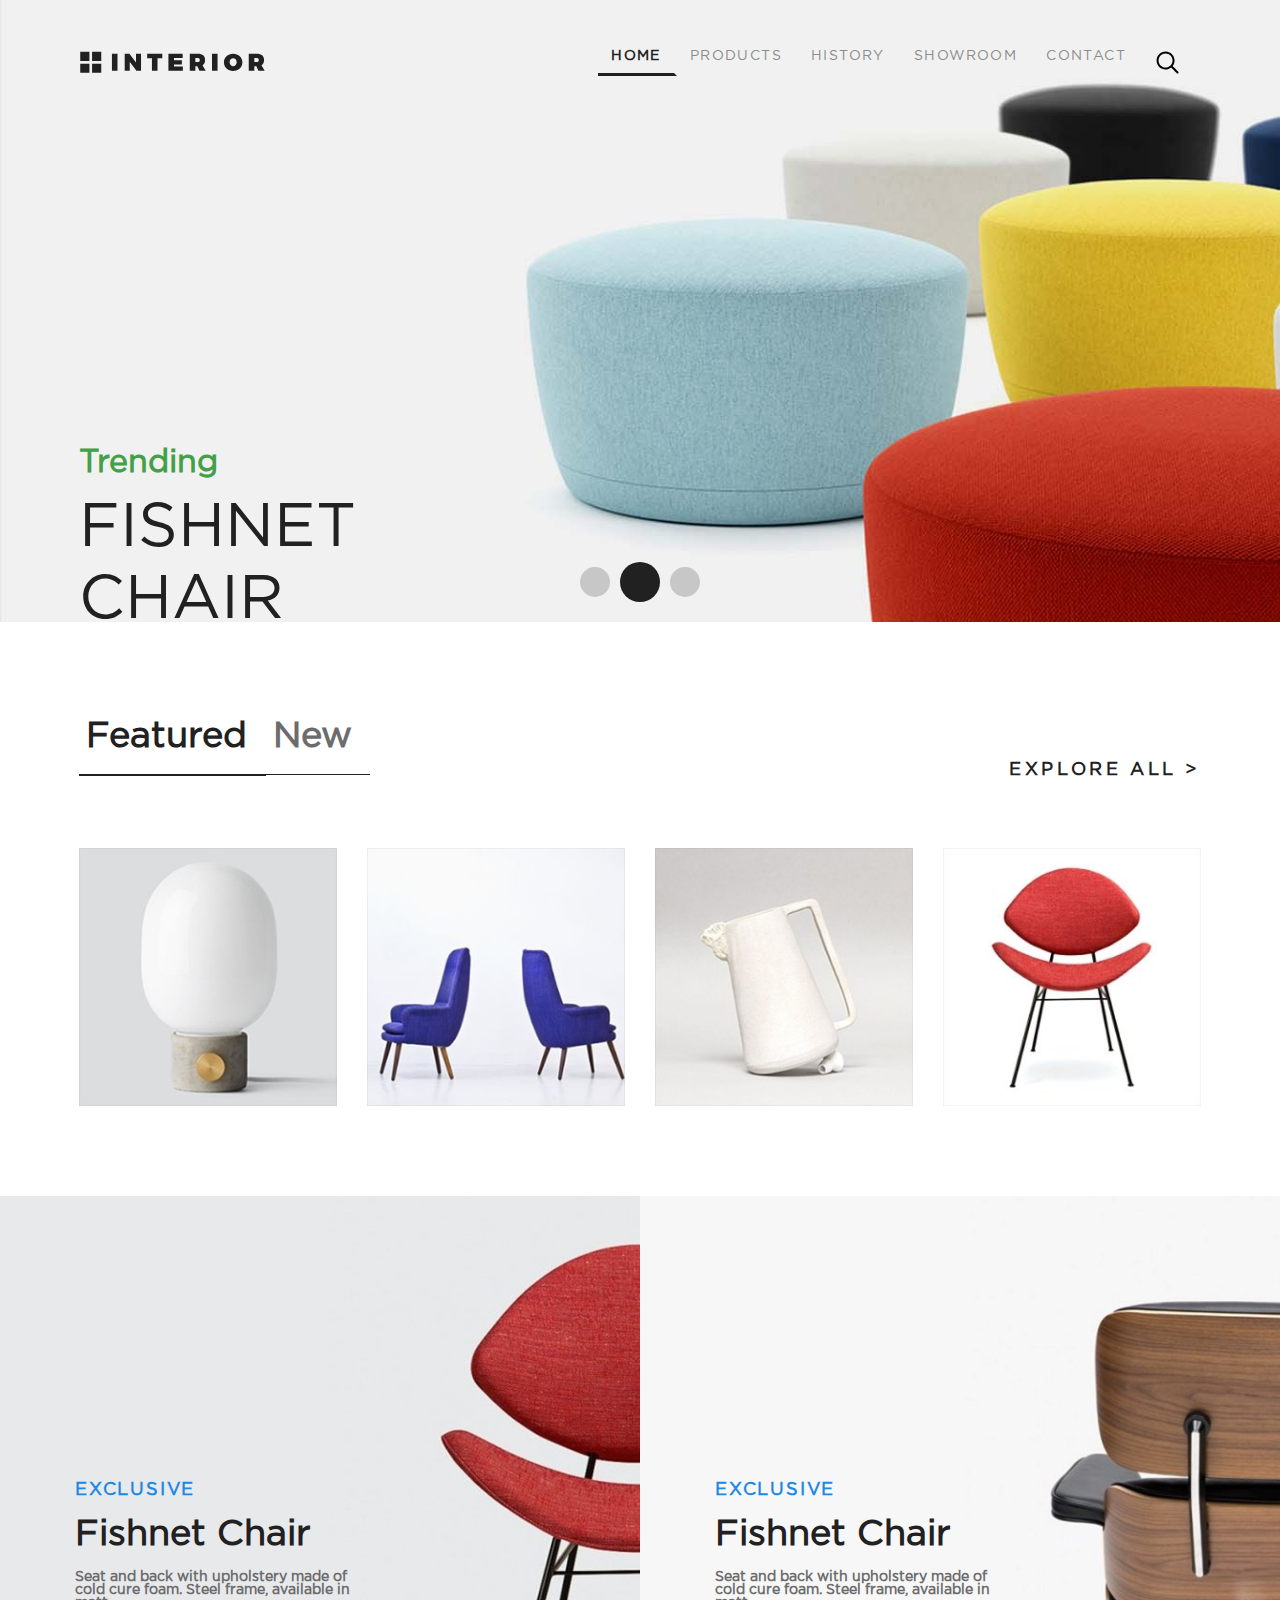
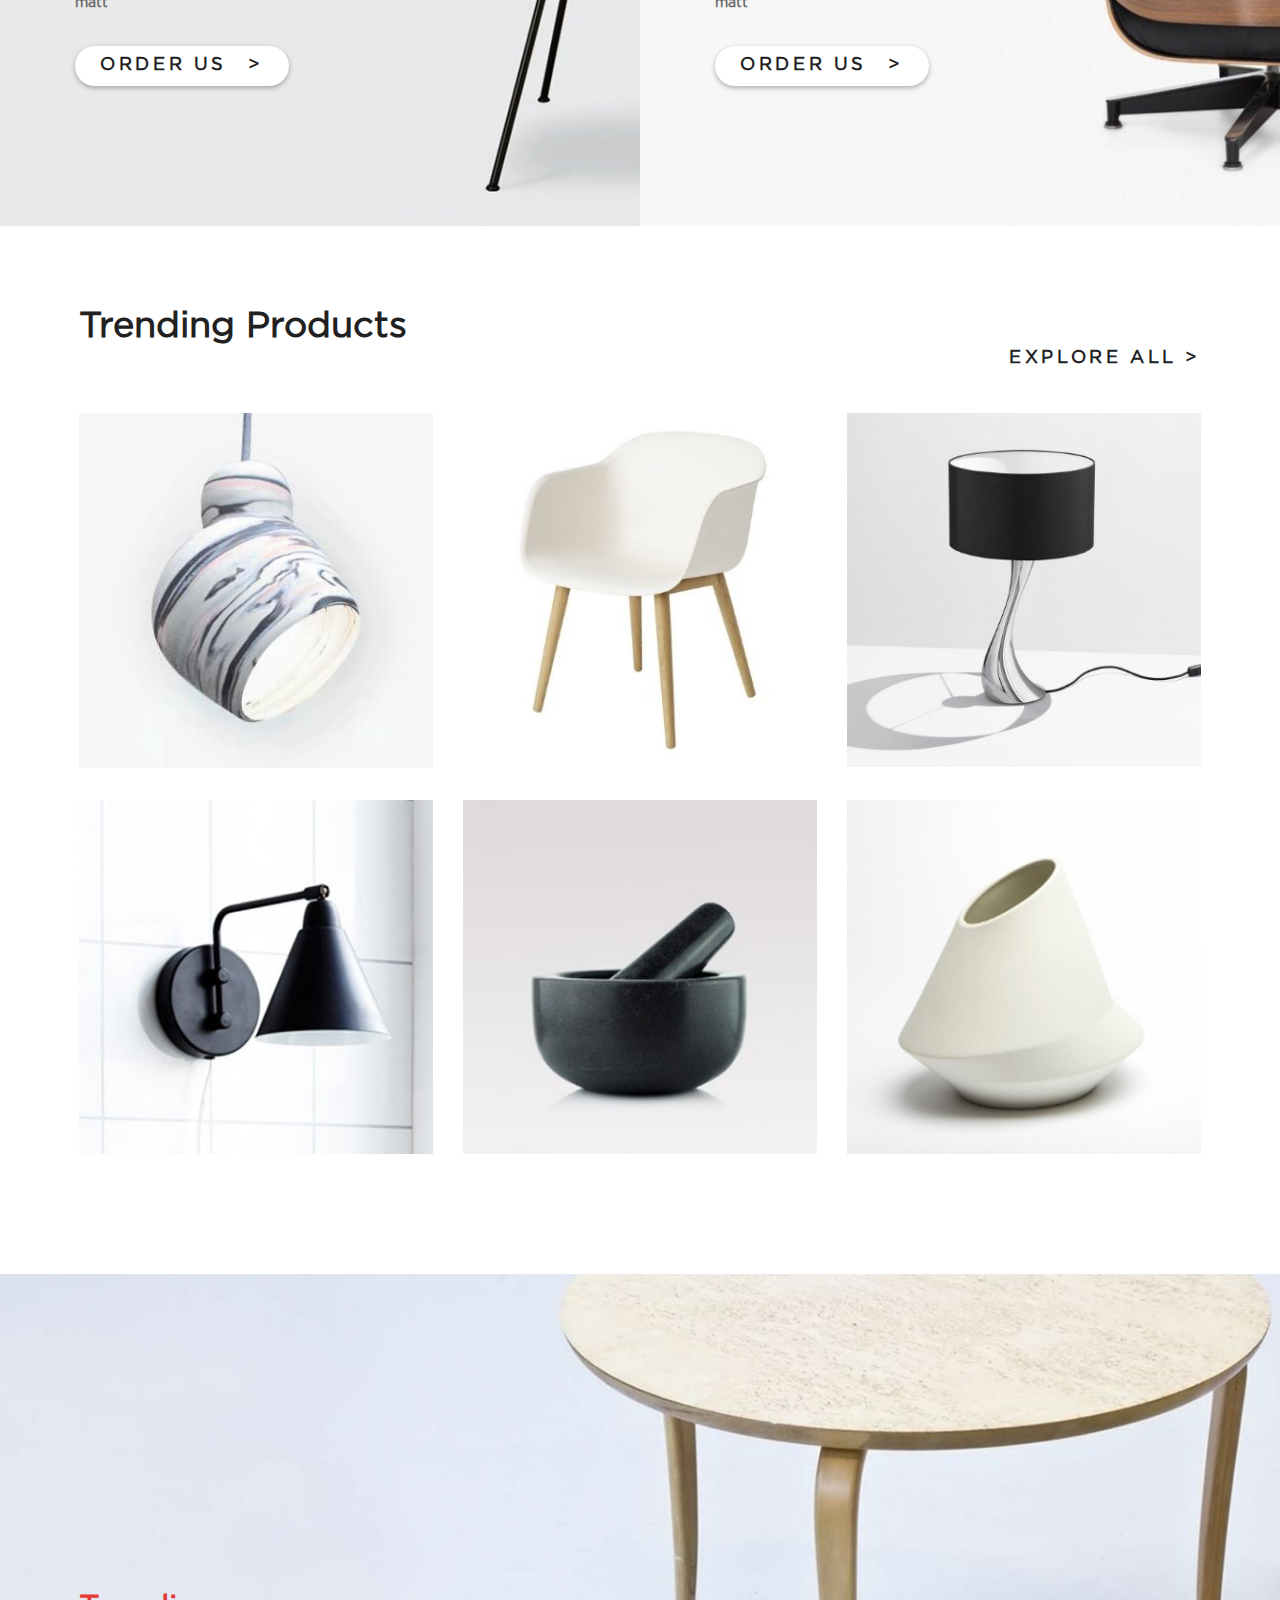
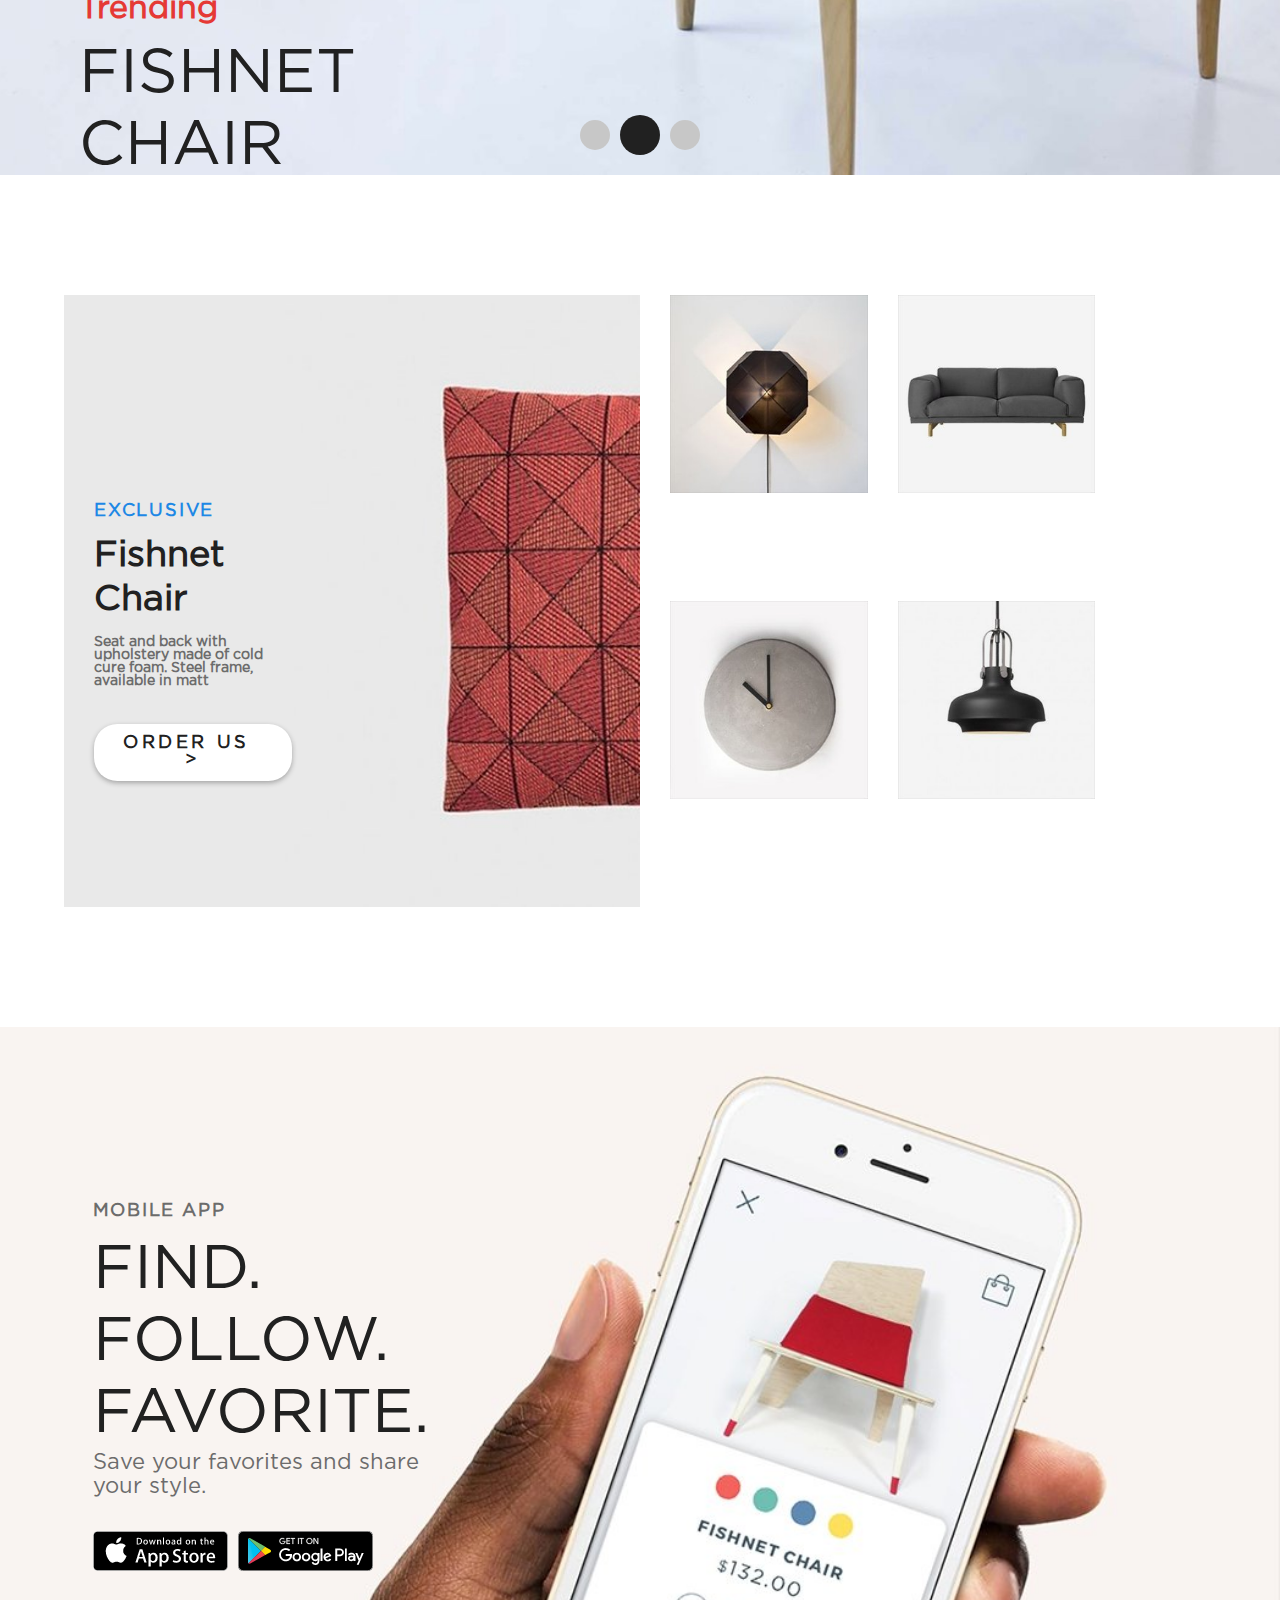
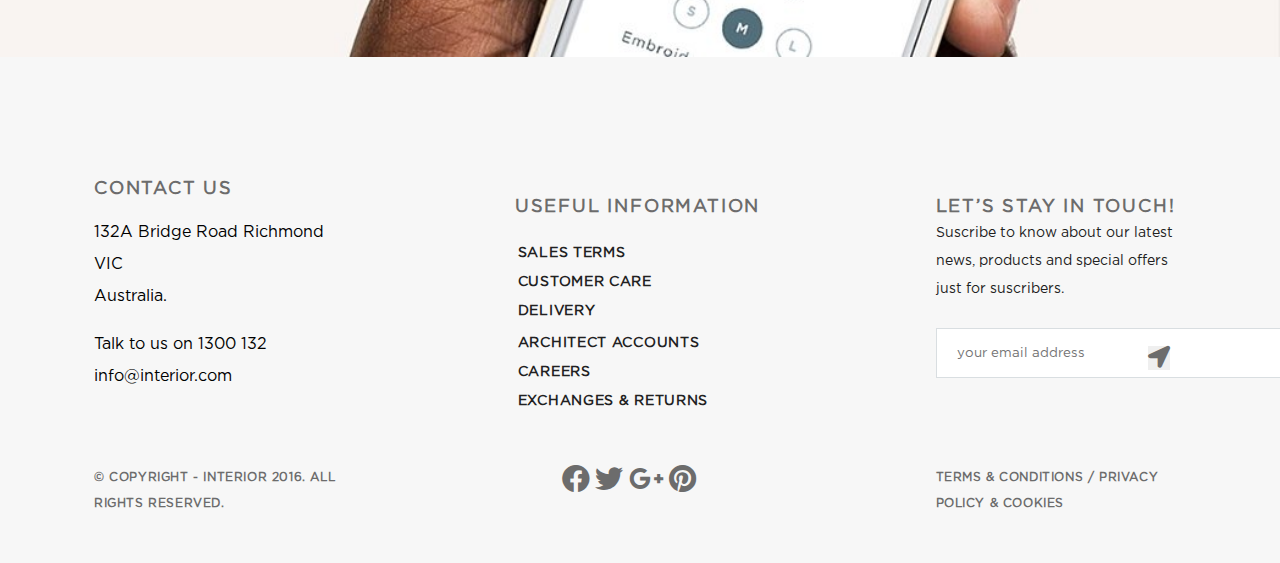
<file: index.html>
<!DOCTYPE html>
<html lang="en">
  <head>
    <meta charset="UTF-8" />
    <meta name="viewport" content="width=device-width, initial-scale=1.0" />
    <link rel="stylesheet" href="style.css" />
    <link rel="stylesheet" href="script.js" />
    <link
      href="https://fonts.googleapis.com/css?family=Montserrat:100,400,500,600,700.Teko:400,500,600,700&display=swap&subset=cyrillic"
      rel="stylesheet"
    />
    
    <link rel="stylesheet" href="https://cdnjs.cloudflare.com/ajax/libs/font-awesome/5.12.1/css/all.min.css">
    <title>Document</title>
  </head>

  <body>
   
    <nav id="navbar" >
      <div class="grid">
        <div id="logo">
          <a  href="index.html"><img src="img/logo.svg" alt="logo"></a> 
          </div>
          <div id="top-menu-wrapper">
            <i class="fas fa-bars botton-menu-1"></i>
            <i class="fas fa-times botton-menu-2"></i>
            <ul id="top-menu">
              <li><a href="#" class="top-menu-item active">Home</a></li>
              <li><a href="products.html" class="top-menu-item">Products</a></li>
              <li><a href="#" class="top-menu-item">History</a></li>
              <li><a href="#" class="top-menu-item">Showroom</a></li>
              <li><a href="contacts.html" class="top-menu-item">Contact</a></li>
              <li id="search"><a href="#" class="top-menu-item"><img src="img/search_224.svg" alt="search"> </a></li>
            </ul>
          </div>
      </div>
    </nav>
  <main>
    <section id="top-slider"> 
      <div class="slider-container">
        <div class="slider-item">
           <div class="grid">
             
           </div>
           <div class="grid">
              
              <div class="col-lg-4 col-md-7 col-sm-8 slider-text">
                <h1 class="tag-name green">Trending</h1>
                <h2 class="product-name">Fishnet Chair</h2>
                <p class="description">Seat and back with upholstery made of cold cure foam. Steel frame,
                    available in matt powder-coated black</p>
                <a href="deails.html" class="button">Order Us&ensp; &gt;</a>
        
              </div>
            
           </div>
           <div class="slider-nav">
            <a href="#" class="slider-nav-item"></a>
            <a href="#" class="slider-nav-item active"></a>
            <a href="#" class="slider-nav-item"></a>
           </div>
        </div>
      </div>
    </section>
    
    <section id="featured">
      <header class="grid">
          <nav class="col-lg-12 col-md-12 col-sm-12">
              <ul class="tab-control">
                  <li><a href="#" class="tab-item active">Featured</a></li>
                  <li><a href="#" class="tab-item">New</a></li>
              </ul>
              <a href="#" class="btn-ghost">explore all &gt;</a>
          </nav>
      </header>
      <div id="featured-items" class="grid">
        <div class="featured-item col-lg-3 col-md-6 col-sm-6">
            <div class="featured-item-container">
                <img class="featured-img" src="img/product_1.jpg" alt="product-featured">
                <div class="featured-item-cover">
                    <a href="#" class="button arrow-circle"><img class="arrow-circle" src="img/arrow_181.png" alt="arrow"></a>
                    <h3 class="name-featured">Fishnet Chair</h3>
                    <p class="details-featured">Seat and back with upholstery made of cold cure foam</p>
                </div>
            </div>
        </div>
        <div class="featured-item col-lg-3 col-md-6 col-sm-6">
            <div class="featured-item-container">
                <img class="featured-img" src="img/product_2_170.jpg" alt="product-featured">
                <div class="featured-item-cover">
                    <a href="#" class="button arrow-circle"><img class="arrow-circle" src="img/arrow_181.png" alt="arrow"></a>
                    <h3 class="name-featured">Fishnet Chair</h3>
                    <p class="details-featured">Seat and back with upholstery made of cold cure foam</p>
                </div>
            </div>
        </div>
        <div class="featured-item col-lg-3 col-md-6 col-sm-6">
            <div class="featured-item-container">
                <img class="featured-img" src="img/product_3_168.jpg" alt="product-featured">
                <div class="featured-item-cover">
                    <a href="#" class="button arrow-circle"><img class="arrow-circle" src="img/arrow_181.png"></a>
                    <h3 class="name-featured">Fishnet Chair</h3>
                    <p class="details-featured">Seat and back with upholstery made of cold cure foam</p>
                </div>
            </div>
        </div>
        <div class="featured-item col-lg-3 col-md-6 col-sm-6">
            <div class="featured-item-container">
                <img class="featured-img" src="img/product_4_166.jpg" alt="product-featured">
                <div class="featured-item-cover">
                    <a href="#" class="button arrow-circle"><img class="arrow-circle" src="img/arrow_181.png" alt="arrow"></a>
                    <h3 class="name-featured">Fishnet Chair</h3>
                    <p class="details-featured">Seat and back with upholstery made of cold cure foam</p>
                </div>
            </div>
        </div>
    </div>
    </section>

    <section id="promo">
      <div id="promo-items" class="grid-2">
        
            <div class="promo-item-container col-lg-6 col-md-12 col-sm-12">
                
                <div class="promo-item-cover col-lg-6 col-md-12 col-sm-12">
                    
                        <h1 class="promo-name">exclusive</h1>
                        <h2 class="promo-product">Fishnet Chair</h2>
                        <p class="promo-description">Seat and back with upholstery made of cold cure foam. Steel frame,
                         available in matt </p>
                         <a href="#" class="button">Order Us&ensp; &gt;</a>
                    
                  
                </div>
            </div>
        
   
            <div class="promo-item-container-2 col-lg-6 col-md-12 col-sm-12">

                <div class="promo-item-cover col-lg-6 col-md-12 col-sm-12">
                  <h1 class="promo-name">exclusive</h1>
                  <h2 class="promo-product">Fishnet Chair</h2>
                  <p class="promo-description">Seat and back with upholstery made of cold cure foam. Steel frame,
                      available in matt</p>
                  <a href="#" class="button">Order Us&ensp; &gt;</a>
                </div>
            </div>
        
      </div>
    </section>

    <section id="trending">
        <header class="grid">
            <nav class="col-lg-12 col-md-12 col-sm-12">
                <ul class="tab-control">
                    <li><a href="#" class="trending-item">Trending Products</a></li>
                </ul>
                <a href="#" class="btn-ghost">explore all &gt;</a>
            </nav>
        </header>
            <div class="grid">
                
                <div  class="trending-products col-lg-4 col-md-6 col-sm-6">
                    <img class="trending-img" src="img/product-11.jpg" alt="product-featured"></div>
                <div  class="trending-products col-lg-4 col-md-6 col-sm-6">
                    <img class="trending-img" src="img/product_21_115.jpg" alt="product-featured"></div>
                <div  class="trending-products col-lg-4 col-md-6 col-sm-6">
                    <img class="trending-img" src="img/product_31_113.jpg" alt="product-featured"></div>
                <div  class="trending-products col-lg-4 col-md-6 col-sm-6">
                    <img class="trending-img" src="img/product_41_111.jpg" alt="product-featured"></div>
                <div class="trending-products col-lg-4 col-md-6 col-sm-6">
                    <img class="trending-img" src="img/product_5_109.jpg" alt="product-featured"></div>
                <div  class="trending-products col-lg-4 col-md-6 col-sm-6">
                    <img class="trending-img" src="img/product_6_107.jpg" alt="product-featured"></div>                                   
           </div>
              
    </section>

    <section id="hot-product">
        <div class="hot-product-container">
            <div class="hot-product-item ">
  
               <div class="grid">
                
                <div class="col-lg-4 col-md-7 col-sm-8 hot-product-text">
                    <h1 class="tag-name red">Trending</h1>
                    <h2 class="product-name">Fishnet Chair</h2>
                    <p class="description">Seat and back with upholstery made of cold cure foam. Steel frame,
                        available in matt powder-coated black</p>
                    <a href="#" class="button">Order Us&ensp; &gt;</a>
            
                </div>
               </div>
            </div>
            <div class="slider-nav">
                <a href="#" class="slider-nav-item"></a>
                <a href="#" class="slider-nav-item active"></a>
                <a href="#" class="slider-nav-item"></a>
            </div>
            
        </div>
    </section>

    <section id="exclusive">
        
            <div class="grid">
                <div class="exclusive-item-1 col-lg-6 col-md-12 col-sm-12">
               
            
                    <div class="exclusive-item-cover col-lg-5 col-md-6 col-sm-6">
                      <h1 class="promo-name">exclusive</h1>
                      <h2 class="promo-product">Fishnet Chair</h2>
                      <p class="promo-description">Seat and back with upholstery made of cold cure foam. Steel frame,
                      available in matt</p>
                      <a href="#" class="button">Order Us&ensp; &gt;</a>
                    </div>
                 
                </div>
            
                <div class="exclusive-item-2 col-lg-6 col-md-12 col-sm-12" >
                    <div  class="exclusive-products col-lg-5 col-md-6 col-sm-6">
                        <img class="exclusive-img" src="img/product_2_sm_64.jpg" alt="product-featured"></div>
                    <div  class="exclusive-products col-lg-5 col-md-6 col-sm-6">
                        <img class="exclusive-img " src="img/product_3_sm_62.jpg" alt="product-featured"></div>
                    <div  class="exclusive-products col-lg-5 col-md-6 col-sm-6">
                        <img class="exclusive-img" src="img/product_4_sm_60.jpg" alt="product-featured"></div>
                    <div  class="exclusive-products col-lg-5 col-md-6 col-sm-6">
                        <img class="exclusive-img" src="img/product_5_sm_58.jpg" alt="product-featured"></div>
                     
               
                </div>
            </div>  
            
        
    </section>

    <section id="mobile-app">
       <div class="grid-2">
            <div class="mobile-app-container col-lg-12 col-md-12 col-sm-12">
               <div class="grid">
                 <div class="col-lg-4 col-md-7 col-sm-8 mobile-app-text">
                   <h1 class="mobile-app">mobile app</h1>
                   <h2 class="mobile-app-name">Find. Follow. Favorite.</h2>
                   <p class="mobile-app-description">Save your favorites and share your style.</p>
                   <div class="mobile-app-icon">
                     <a href="#" class="app-store"><img src="img/app_store_47.png" alt="app-store"></a>
                     <a href="#" class="google"><img src="img/google_play_46.png" alt="app-store"></a>
                 </div>
                </div>
               </div>

            </div>
        </div>
       
    </section>
   </main>
   <footer>
       <div class="grid">
         <div class="footer-wrapper col-lg-12 col-md-12 col-sm-12">
           <div class="contact-us col-lg-3 col-md-6 col-sm-12">
            <p>Contact Us </p>
            <div class="adress">132A Bridge Road Richmond VIC <br>
            Australia.
            </div> 
            <div class="adress-mail">Talk to us on 1300 132
            info@interior.com</div>
            </div>
            <div class="useful col-lg-3 col-md-6 col-sm-12">
              <p>Useful Information </p>
              <div class="useful-list">
                 <div class="footer-nav-1">
                 <ul class="footer-nav-ul" >
                 <li class="footer-nav-list"><a href="#">Sales terms</a></li>
                 <li class="footer-nav-list"><a href="#">Customer care</a></li>
                 <li class="footer-nav-list"><a href="#">Delivery</a></li>
                 </ul>
                </div>
                <div class="footer-nav-2">
                <ul class="footer-nav-ul" >
                 <li class="footer-nav-list"><a href="#">Architect accounts</a></li>
                 <li class="footer-nav-list"><a href="#">Careers</a></li>
                 <li class="footer-nav-list"><a href="#">Exchanges & returns</a></li>
                </ul>
              </div>
              </div>
            </div>
              

            <div class="mail col-lg-3 col-md-6 col-sm-12">
              <p class="mail-name">Let’s Stay in Touch!</p>
              <div class="text-mail">Suscribe to know about our latest news, 
              products and special offers just for suscribers.</div>
              <form action="#">
                <input type="email" placeholder="your email address">
                <button class="icon-button"><i class="fas fa-location-arrow"></i> </button>
              </form>
            </div>
          </div>
          <div class="copyright-wrapper col-lg-12 col-md-12 col-sm-12">
            <div class="copyright col-lg-3 col-md-6 col-sm-12">© Copyright - INTERIOR 2016. All Rights Reserved.</div>
            <div class="social col-lg-2 col-md-6 col-sm-12">
              <ul class="social-icons">
               <li class="social-icons-list"><a href="#"><i class="fab fa-facebook"></i></a></li>
               <li class="social-icons-list"><a href="#"><i class="fab fa-twitter"></i></a></li>
               <li class="social-icons-list"><a href="#"><i class="fab fa-google-plus-g"></i></a></li>
               <li class="social-icons-list"><a href="#"><i class="fab fa-pinterest"></i></a></li>
              </ul>
            </div>
            <div class="footer-p col-lg-3 col-md-6 col-sm-12">Terms & Conditions / Privacy policy & Cookies</div>
          </div>
       </div>
       
   </footer>
  
        
  </body>
</html>
</file>
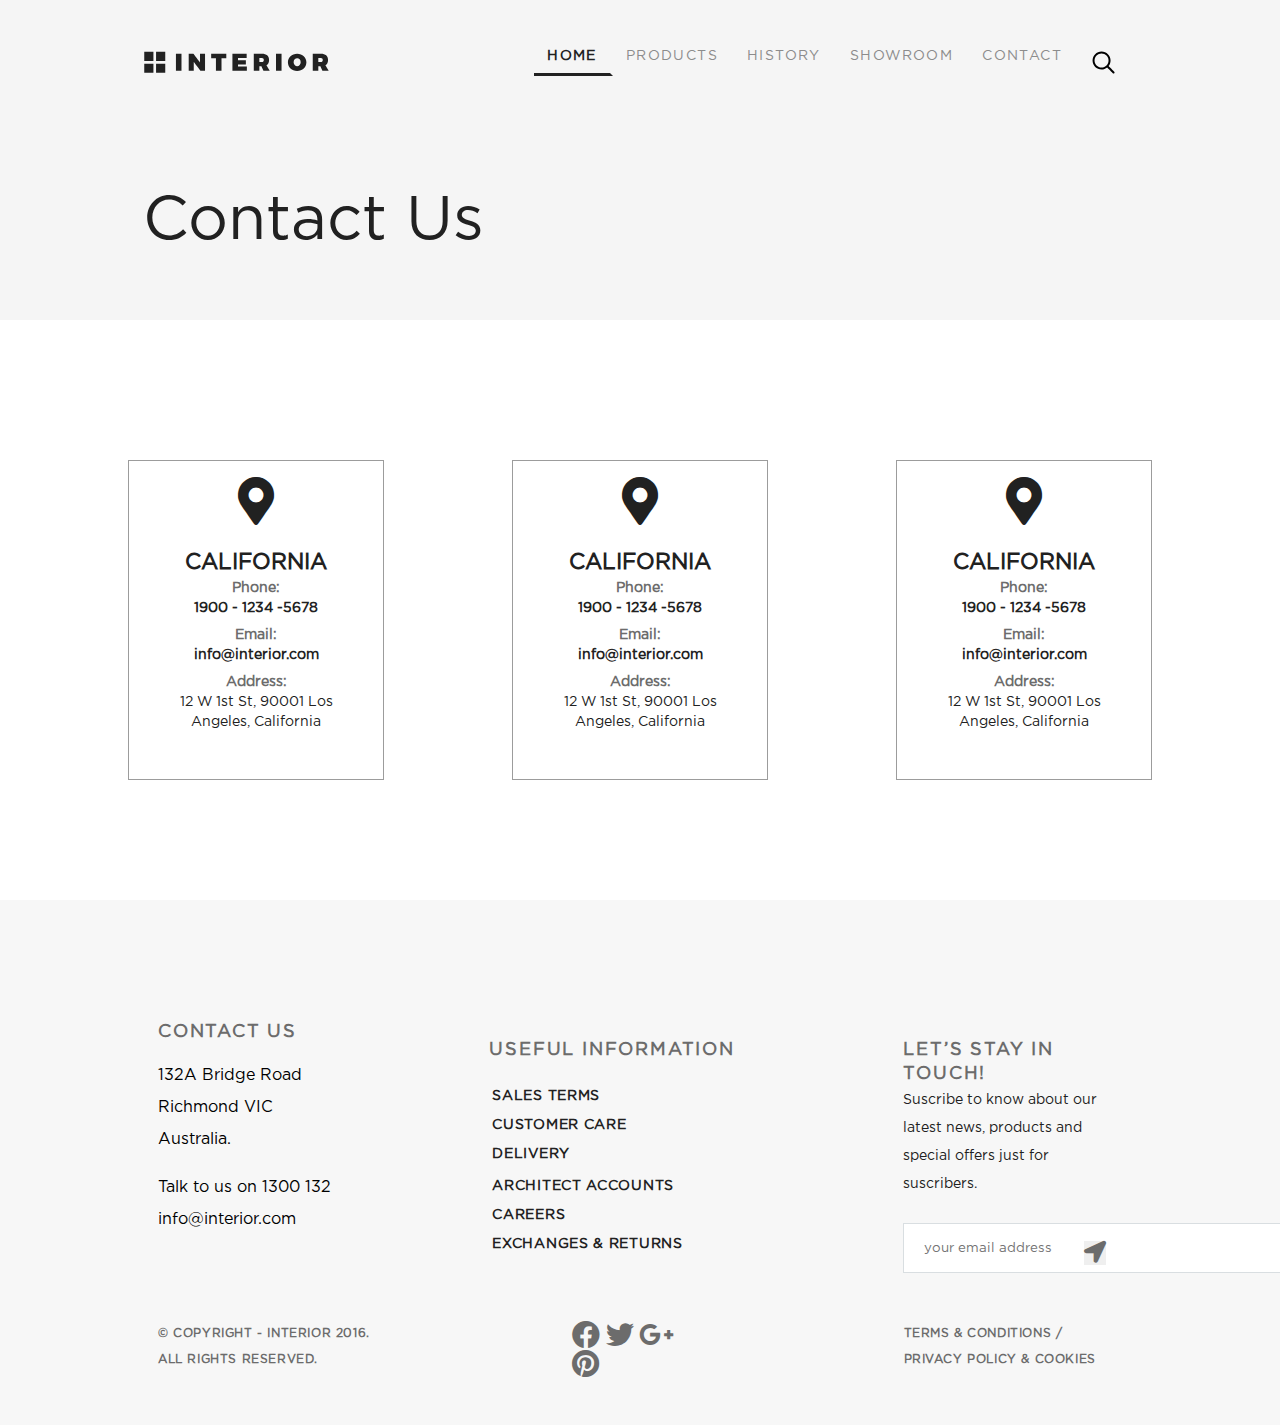
<file: contacts.html>
<!DOCTYPE html>
<html lang="en">
    <head>
        <meta charset="UTF-8" />
        <meta name="viewport" content="width=device-width, initial-scale=1.0" />
        <link rel="stylesheet" href="style.css" />
        <link
          href="https://fonts.googleapis.com/css?family=Montserrat:100,400,500,600,700.Teko:400,500,600,700&display=swap&subset=cyrillic"
          rel="stylesheet"
        />
        <link rel="stylesheet" href="https://cdnjs.cloudflare.com/ajax/libs/font-awesome/5.12.1/css/all.min.css">
        <title>Document</title>
      </head>
<body>
    <nav id="navbar">
        
          <nav id="navbar" >
            <div class="grid-3">
                <div id="logo">
                <a  href="index.html"><img src="img/logo.svg" alt="logo"></a> 
                </div>
                <div id="top-menu-wrapper">
                  <i class="fas fa-bars"></i>
                  <ul id="top-menu">
                    <li><a href="#" class="top-menu-item active">Home</a></li>
                    <li><a href="products.html" class="top-menu-item">Products</a></li>
                    <li><a href="#" class="top-menu-item">History</a></li>
                    <li><a href="#" class="top-menu-item">Showroom</a></li>
                    <li><a href="contacts.html" class="top-menu-item">Contact</a></li>
                    <li id="search"><a href="#" class="top-menu-item"><img src="img/search_224.svg" alt="search"> </a></li>
                  </ul>
                </div>
            </div>
          </nav>
        </div>
      
    <main>
      <section id="contact-top">       
        <div class="contact-container">
            <div class="grid-3">
                
            <div class="col-lg-12 col-md-12 col-sm-12 contact-text">
                  <h1 class="contact-title">Contact Us</h1>
            </div>
              
             
          </div>
        </div>
      </section>

      <section id="adress-block">
           <div class="contact-wrapper grid-3">
                <div class="adress-block col-lg-3 col-md-12 col-sm-12">
                   <div class="text-contact">
                       <p class="map-icon"><i class="fas fa-map-marker-alt"></i></p>
                       <h2 class="adress-title">California</h2>
                       <p class="adress-item">Phone:</p>
                       <p class="adress-number">1900 - 1234 -5678</p>
                       <p class="adress-item">Email:</p>
                       <p class="adress-number">info@interior.com</p>
                       <p class="adress-item">Address:</p>
                       <p class="adress-street">12 W 1st St, 90001 Los Angeles, California</p>
                  </div>
                </div>
                <div class="adress-block col-lg-3 col-md-12 col-sm-12">
                  <div class="text-contact">
                      <p class="map-icon"><i class="fas fa-map-marker-alt"></i></p>
                      <h2 class="adress-title">California</h2>
                      <p class="adress-item">Phone:</p>
                      <p class="adress-number">1900 - 1234 -5678</p>
                      <p class="adress-item">Email:</p>
                      <p class="adress-number">info@interior.com</p>
                      <p class="adress-item">Address:</p>
                      <p class="adress-street">12 W 1st St, 90001 Los Angeles, California</p>
                 </div>
               </div>
               <div class="adress-block col-lg-3 col-md-12 col-sm-12">
                <div class="text-contact">
                    <p class="map-icon"><i class="fas fa-map-marker-alt"></i></p>
                    <h2 class="adress-title">California</h2>
                    <p class="adress-item">Phone:</p>
                    <p class="adress-number">1900 - 1234 -5678</p>
                    <p class="adress-item">Email:</p>
                    <p class="adress-number">info@interior.com</p>
                    <p class="adress-item">Address:</p>
                    <p class="adress-street">12 W 1st St, 90001 Los Angeles, California</p>
               </div>
             </div>
           </div>
      </section>
    </main>
      <footer>
        <div class="grid-3">
          <div class="footer-wrapper col-lg-12 col-md-12 col-sm-12">
          <div class="contact-us col-lg-3 col-md-6 col-sm-12">
             <p>Contact Us </p>
             <div class="adress">132A Bridge Road Richmond VIC <br>
             Australia.
            </div> 
            <div class="adress-mail">Talk to us on 1300 132
             info@interior.com</div>
             </div>
             <div class="useful col-lg-4 col-md-6 col-sm-12">
               <p>Useful Information </p>
               <div class="useful-list">
                  <div class="footer-nav-1">
                  <ul class="footer-nav-ul" >
                  <li class="footer-nav-list"><a href="#">Sales terms</a></li>
                  <li class="footer-nav-list"><a href="#">Customer care</a></li>
                  <li class="footer-nav-list"><a href="#">Delivery</a></li>
                  </ul>
                 </div>
                 <div class="footer-nav-2">
                 <ul class="footer-nav-ul" >
                  <li class="footer-nav-list"><a href="#">Architect accounts</a></li>
                  <li class="footer-nav-list"><a href="#">Careers</a></li>
                  <li class="footer-nav-list"><a href="#">Exchanges & returns</a></li>
                 </ul>
               </div>
               </div>
             </div>
               
 
             <div class="mail col-lg-3 col-md-6 col-sm-12">
               <p class="mail-name">Let’s Stay in Touch!</p>
               <div class="text-mail">Suscribe to know about our latest news, products and special offers just for suscribers.</div>
               <form action="#">
                 <input type="email" placeholder="your email address">
                 <button class="icon-button"><i class="fas fa-location-arrow"></i> </button>
               </form>
             </div>
          </div>
         <div class="copyright-wrapper col-lg-12 col-md-12 col-sm-12">
             <div class="copyright col-lg-3 col-md-6 col-sm-12">© Copyright - INTERIOR 2016. All Rights Reserved.</div>
             <div class="social col-lg-2 col-md-6 col-sm-12">
             <ul class="social-icons">
               <li class="social-icons-list"><a href="#"><i class="fab fa-facebook"></i></a></li>
               <li class="social-icons-list"><a href="#"><i class="fab fa-twitter"></i></a></li>
               <li class="social-icons-list"><a href="#"><i class="fab fa-google-plus-g"></i></a></li>
               <li class="social-icons-list"><a href="#"><i class="fab fa-pinterest"></i></a></li>
             </ul>
             </div>
             <div class="footer-p col-lg-3 col-md-6 col-sm-12">Terms & Conditions / Privacy policy & Cookies</div>
           </div>
         </div>
        </div>
      </footer>
</body>
</html>
</file>
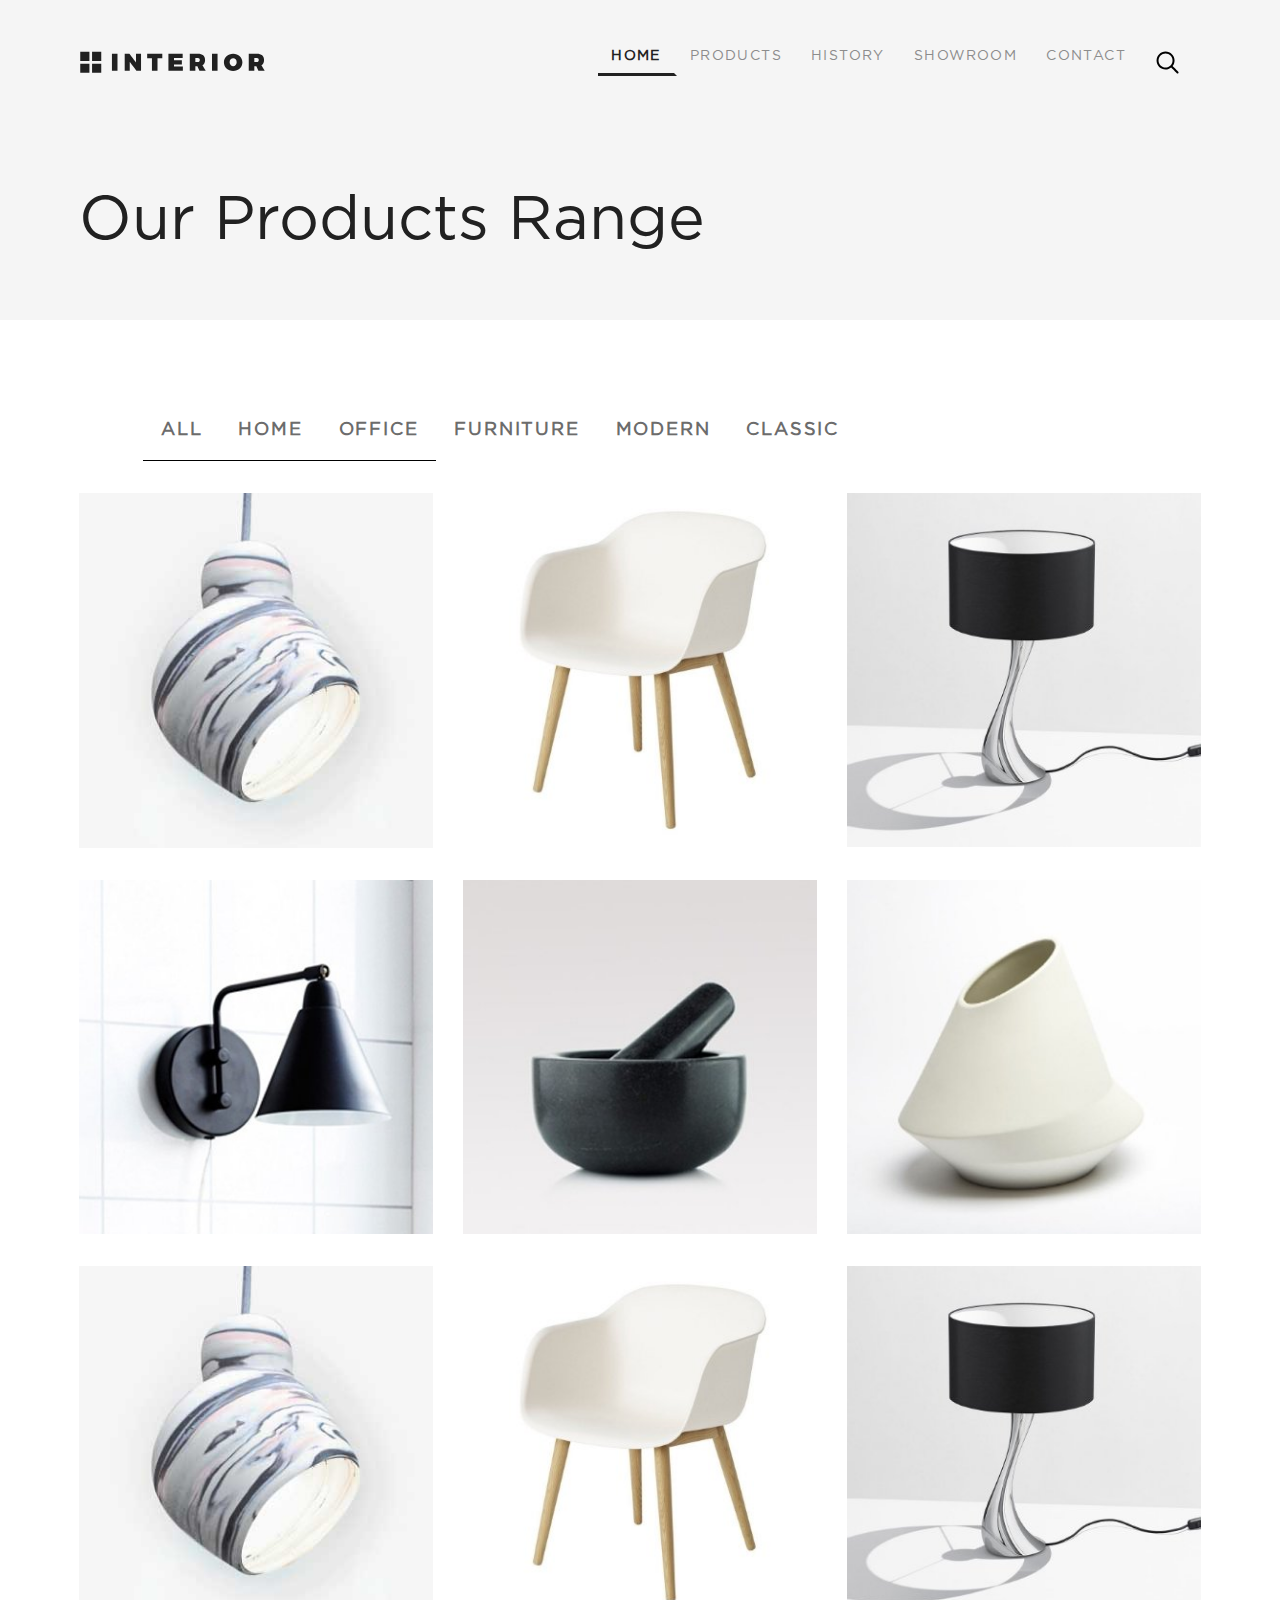
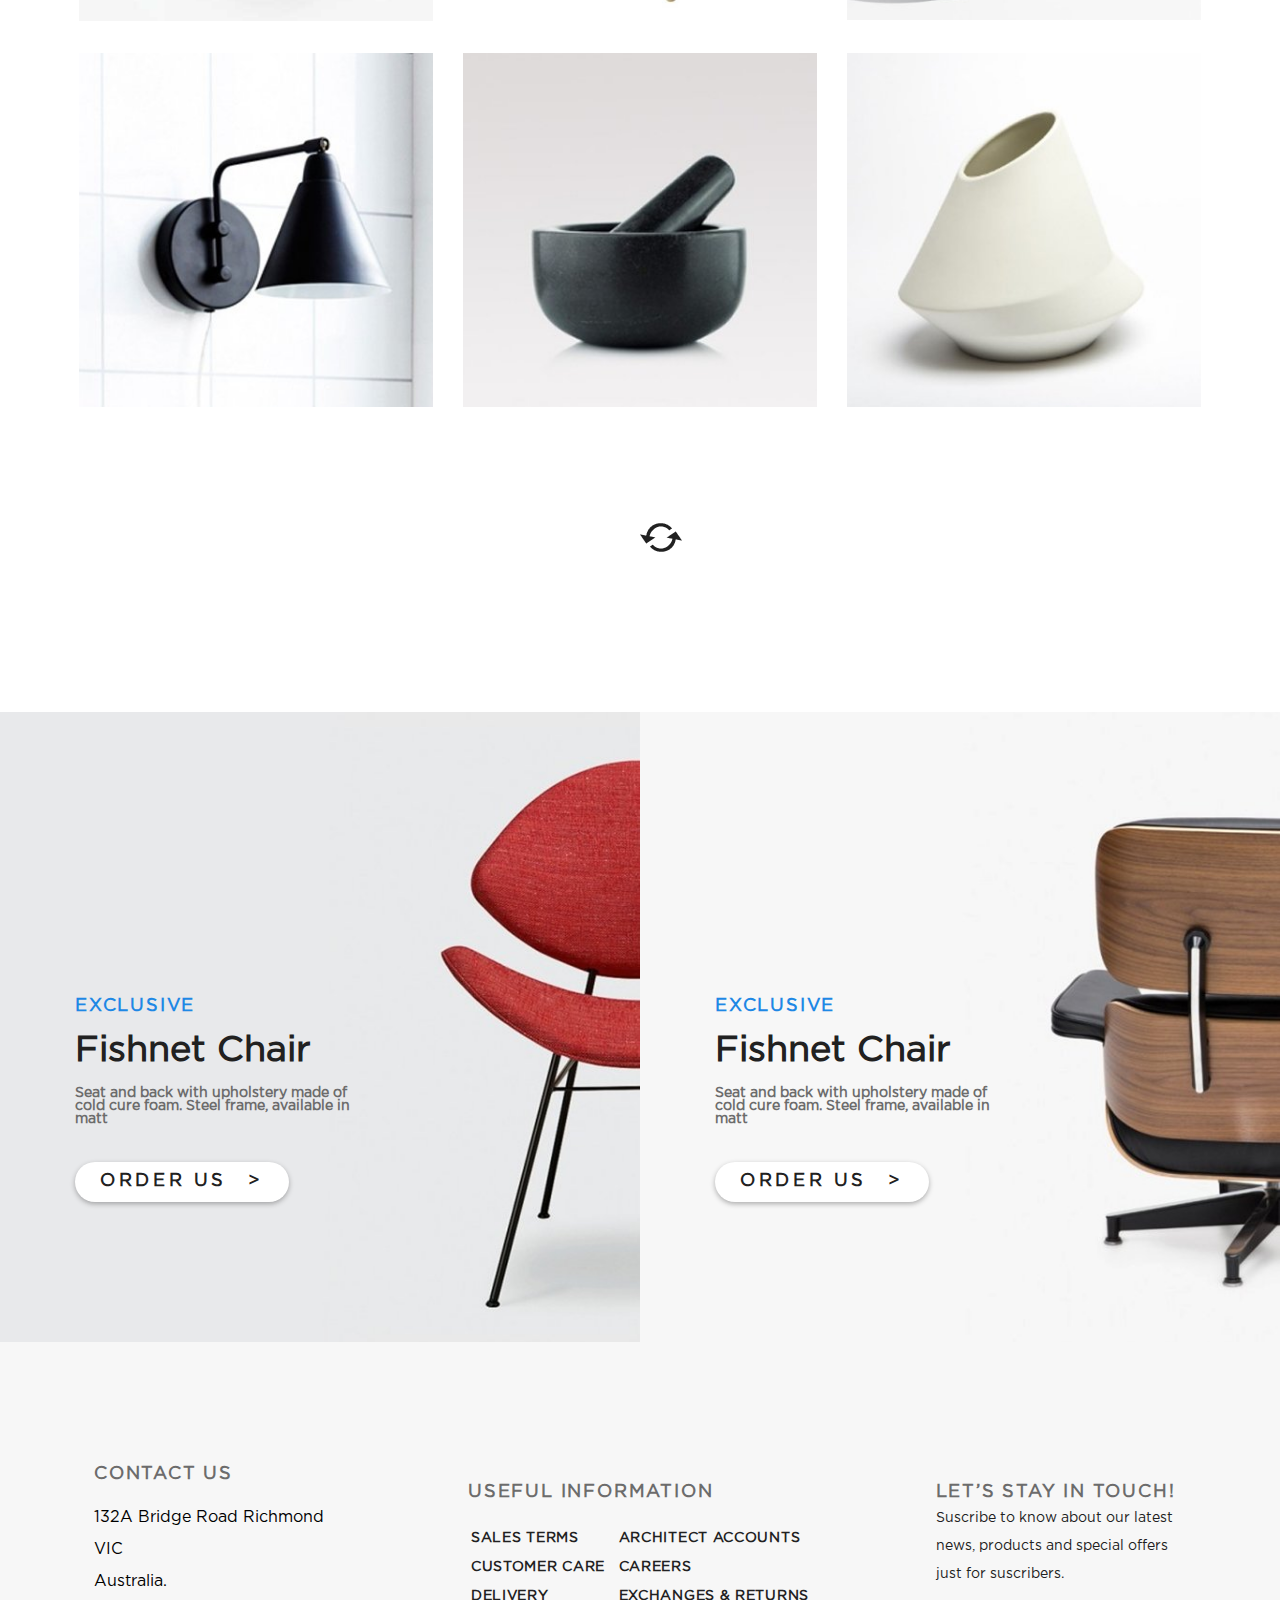
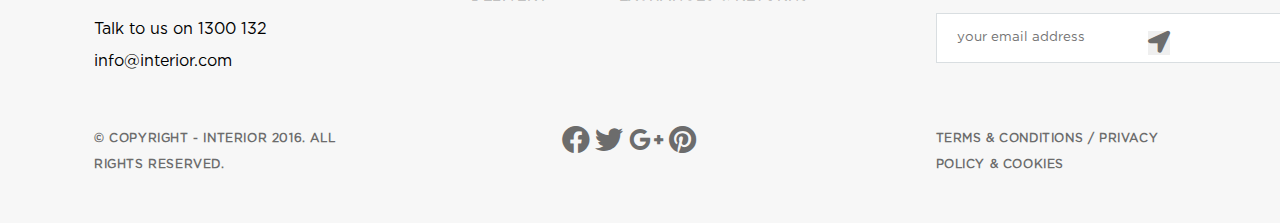
<file: products.html>
<!DOCTYPE html>
<html lang="en">
<head>
    <meta charset="UTF-8">
    <meta name="viewport" content="width=device-width, initial-scale=1.0">
    <link rel="stylesheet" href="style.css" />
    <link
      href="https://fonts.googleapis.com/css?family=Montserrat:100,400,500,600,700.Teko:400,500,600,700&display=swap&subset=cyrillic"
      rel="stylesheet"
    />
    
    <link rel="stylesheet" href="https://cdnjs.cloudflare.com/ajax/libs/font-awesome/5.12.1/css/all.min.css">
    <title>Document</title>
</head>
<body>
  <nav id="navbar" >
    <div class="grid">
      <div id="logo">
        <a  href="index.html"><img src="img/logo.svg" alt="logo"></a> 
        </div>
        <div id="top-menu-wrapper">
          <i class="fas fa-bars"></i>
          <ul id="top-menu">
            <li><a href="index.html" class="top-menu-item active">Home</a></li>
            <li><a href="products.html" class="top-menu-item">Products</a></li>
            <li><a href="#" class="top-menu-item">History</a></li>
            <li><a href="#" class="top-menu-item">Showroom</a></li>
            <li><a href="contacts.html" class="top-menu-item">Contact</a></li>
            <li id="search"><a href="#" class="top-menu-item"><img src="img/search_224.svg" alt="search"> </a></li>
          </ul>
        </div>
    </div>
  </nav>
        <main>
          <section id="contact-top">
            
            <div class="contact-container">
              
                <div class="grid">
                    
                <div class="col-lg-12 col-md-12 col-sm-12 contact-text">
                      <h1 class="contact-title">Our Products Range</h1>
                </div>              
              </div>
            </div>
          </section>  
          <section id="products-nav">
            <div class="grid-3">
              <ul class="products-nav col-lg-12 col-md-12 col-sm-12">
                <li><a href="#" class="catalog-item active">All</a></li>
                <li><a href="#" class="catalog-item">HOME</a></li>
                <li><a href="#" class="catalog-item">OFFICE</a></li>
                <li><a href="#" class="catalog-item">FURNITURE</a></li>
                <li><a href="#" class="catalog-item">MODERN</a></li>
                <li><a href="#" class="catalog-item">classic</a></li>
            </ul>
    
            </div>
        </section>      
        <section>
          <div class="grid">
                
            <div  class="trending-products col-lg-4 col-md-6 col-sm-6">
                <img class="trending-img" src="img/product-11.jpg" alt="product-featured"></div>
            <div  class="trending-products col-lg-4 col-md-6 col-sm-6">
                <img class="trending-img" src="img/product_21_115.jpg" alt="product-featured"></div>
            <div  class="trending-products col-lg-4 col-md-6 col-sm-6">
                <img class="trending-img" src="img/product_31_113.jpg" alt="product-featured"></div>
            <div  class="trending-products col-lg-4 col-md-6 col-sm-6">
                <img class="trending-img" src="img/product_41_111.jpg" alt="product-featured"></div>
            <div class="trending-products col-lg-4 col-md-6 col-sm-6">
                <img class="trending-img" src="img/product_5_109.jpg" alt="product-featured"></div>
            <div  class="trending-products col-lg-4 col-md-6 col-sm-6">
                <img class="trending-img" src="img/product_6_107.jpg" alt="product-featured"></div>    
                <div  class="trending-products col-lg-4 col-md-6 col-sm-6">
                  <img class="trending-img" src="img/product-11.jpg" alt="product-featured"></div>
              <div  class="trending-products col-lg-4 col-md-6 col-sm-6">
                  <img class="trending-img" src="img/product_21_115.jpg" alt="product-featured"></div>
              <div  class="trending-products col-lg-4 col-md-6 col-sm-6">
                  <img class="trending-img" src="img/product_31_113.jpg" alt="product-featured"></div>
              <div  class="trending-products col-lg-4 col-md-6 col-sm-6">
                  <img class="trending-img" src="img/product_41_111.jpg" alt="product-featured"></div>
              <div class="trending-products col-lg-4 col-md-6 col-sm-6">
                  <img class="trending-img" src="img/product_5_109.jpg" alt="product-featured"></div>
              <div  class="trending-products col-lg-4 col-md-6 col-sm-6">
                  <img class="trending-img" src="img/product_6_107.jpg" alt="product-featured"></div>                                   
          </div>
        </section>
        <section id="promo-products">
         
          <div class="promo-products-icon">
            <a href="#"><img src="img/__45.png" alt="icon"></a>
          </div>
          <div id="promo-items" class="grid-2">
            
                <div class="promo-item-container col-lg-6 col-md-12 col-sm-12">
                    
                    <div class="promo-item-cover col-lg-6 col-md-12 col-sm-12">
                            <h1 class="promo-name">exclusive</h1>
                            <h2 class="promo-product">Fishnet Chair</h2>
                            <p class="promo-description">Seat and back with upholstery made of cold cure foam. Steel frame,
                             available in matt </p>
                             <a href="#" class="button">Order Us&ensp; &gt;</a>                                         
                    </div>
                </div>
            
       
                <div class="promo-item-container-2 col-lg-6 col-md-12 col-sm-12">
    
                    <div class="promo-item-cover col-lg-6 col-md-12 col-sm-12">
                      <h1 class="promo-name">exclusive</h1>
                      <h2 class="promo-product">Fishnet Chair</h2>
                      <p class="promo-description">Seat and back with upholstery made of cold cure foam. Steel frame,
                          available in matt</p>
                      <a href="#" class="button">Order Us&ensp; &gt;</a>
                    </div>
                </div>
            
          </div>
        </section>
        <footer>
          <div class="grid">
            <div class="footer-wrapper col-lg-12 col-md-12 col-sm-12">
            <div class="contact-us col-lg-3 col-md-6 col-sm-12">
               <p>Contact Us </p>
               <div class="adress">132A Bridge Road Richmond VIC <br>
               Australia.
              </div> 
              <div class="adress-mail">Talk to us on 1300 132
               info@interior.com</div>
               </div>
               <div class="useful col-lg-4 col-md-6 col-sm-12">
                 <p>Useful Information </p>
                 <div class="useful-list">
                    <div class="footer-nav-1">
                    <ul class="footer-nav-ul" >
                    <li class="footer-nav-list"><a href="#">Sales terms</a></li>
                    <li class="footer-nav-list"><a href="#">Customer care</a></li>
                    <li class="footer-nav-list"><a href="#">Delivery</a></li>
                    </ul>
                   </div>
                   <div class="footer-nav-2">
                   <ul class="footer-nav-ul" >
                    <li class="footer-nav-list"><a href="#">Architect accounts</a></li>
                    <li class="footer-nav-list"><a href="#">Careers</a></li>
                    <li class="footer-nav-list"><a href="#">Exchanges & returns</a></li>
                   </ul>
                 </div>
                 </div>
               </div>
                 
   
               <div class="mail col-lg-3 col-md-6 col-sm-12">
                 <p class="mail-name">Let’s Stay in Touch!</p>
                 <div class="text-mail">Suscribe to know about our latest news, products and special offers just for suscribers.</div>
                 <form action="#">
                   <input type="email" placeholder="your email address">
                   <button class="icon-button"><i class="fas fa-location-arrow"></i> </button>
                 </form>
               </div>
            </div>
           <div class="copyright-wrapper col-lg-12 col-md-12 col-sm-12">
               <div class="copyright col-lg-3 col-md-6 col-sm-12">© Copyright - INTERIOR 2016. All Rights Reserved.</div>
               <div class="social col-lg-2 col-md-6 col-sm-12">
               <ul class="social-icons">
                 <li class="social-icons-list"><a href="#"><i class="fab fa-facebook"></i></a></li>
                 <li class="social-icons-list"><a href="#"><i class="fab fa-twitter"></i></a></li>
                 <li class="social-icons-list"><a href="#"><i class="fab fa-google-plus-g"></i></a></li>
                 <li class="social-icons-list"><a href="#"><i class="fab fa-pinterest"></i></a></li>
               </ul>
               </div>
               <div class="footer-p col-lg-3 col-md-6 col-sm-12">Terms & Conditions / Privacy policy & Cookies</div>
             </div>
           </div>
          </div>
        </footer>

          
</body>
</html>
</file>
<file: style.css>
* {
    margin: 0;
    padding: 0;
    font-family: 'Montserrat', sans-serif;
    font-family: 'gotham', sans-serif;
}
/*font-family: 'Montserrat', sans-serif;*/
/*Шрифт*/
@font-face {
	font-family: 'Gotham';
	src: url('fonts/GothaProReg.eot');
    src: local('☺'), url('fonts/GothaProReg.woff') format('woff'), url('fonts/GothaProReg.ttf') 
    format('truetype'), url('fonts/GothaProReg.svg') format('svg');
	font-weight: normal;
	font-style: normal;
}

body, div, p, ul, ol, img, a img, li, h1, h2, h3, h4,
nav, section, main, header, footer {
    margin: 0;
    padding: 0;
    background-color: transparent;
    background-image: none;
    border: none;
    display: block;
    box-sizing: border-box;
}

a, a img {
    text-decoration: none;
    border: none;
}

ul, ol {
    list-style: none;
}

a, em, strong, span {
    display: inline;
    color: inherit;
}

section {
    position: relative;
    width: 100%;
    overflow: hidden;
}

.grid {
    margin: 0 auto;
    width: 90%;
    display: flex;
    flex-wrap: wrap;
}

.grid-2 {
    margin: 0 auto;
    width: 100%;
    display: flex;
    flex-wrap: wrap;
}

.grid-3 {
    margin: 0 auto;
    width: 80%;
    display: flex;
    flex-wrap: wrap;
}
nav {
    position: absolute;
    width: 100%;
    z-index: 9999;
}




#navbar > div {
    flex-flow: row nowrap;
    justify-content: space-between;
  } 


ul#top-menu {
    margin-right: 5px;
    text-align: left;
    display: flex;
    flex-direction: row;
    align-content: flex-end;
}

a.top-menu-item {
    display: block;
    box-sizing: border-box;
    font-size: 14px;
    font-weight: 500;
    text-transform: uppercase;
    letter-spacing: 0.1em;
    color: #8c8c8c;
}

a.top-menu-item:hover {
    color: #212121;
    border-bottom: 3px solid #212121;
}

a.top-menu-item.active {
    color: #212121;
    font-weight: 700;
    border-bottom: 3px solid #212121;
}

#logo {
    margin-top: 50px;
    margin-left: 15px;
    display: flex;      
}

#top-slider {
    box-sizing: content-box;
    padding-bottom: 48.56515%;
}

#hot-product {
    box-sizing: content-box;
    height: 70%;
    padding-bottom: 48.56515%;
}


div.slider-container {
    position: absolute;
    top: 0;
    left: 0;
    width: 100%;
    display: flex;
    flex-wrap: nowrap;
}




div.slider-container {
    position: absolute;
    top: 0;
    left: 0;
    width: 100%;
    height: 100%;
    display: -ms-flexbox;
    display: flex;
    -ms-flex-wrap: nowrap;
    flex-wrap: nowrap;
}

div.hot-product-container {
    position: absolute;
    top: 0;
    left: 0;
    width: 100%;
    height: 100%;
    display: -ms-flexbox;
    display: flex;
    -ms-flex-wrap: nowrap;
    flex-wrap: nowrap;
    
}



div.slider-item {
    width: 100%;
}

#top-slider div.slider-text {
    margin-top: 28em;
}

div.hot-product-item  {
    width: 100%;
}


.slider-item {
    background: url("img/slider-img.jpg") center center no-repeat;
    background-size: cover;

}

.hot-product-item {
    background: url("img/slider_84.jpg") center center no-repeat;
    background-size: cover;
    margin-top: 120px;  
}

.hot-product-text {
    margin-top: 20em;
}


.product-name {
    margin-top: 15px;
    font-size: 62px;
    line-height: 72px;
    font-weight: 100;
    text-transform: uppercase;
    color: #212121;
}

.description {
    margin-top: 20px;
    color: #6c6c6c;
}

a.button {
    padding: 0.65em 1.4em;
    margin-top: 2em;
    border-radius: 1.3em;
    text-align: center;
    display: inline-block;
    color: #212121;
    box-shadow: 0px 2px 5px 0px rgba(33,33,33,0.34);
    background-color: #ffffff;
    font-size: 18px;
    font-weight: 700;
    text-transform: uppercase;
    letter-spacing: 0.2em;
}

a.button:hover {
    box-shadow: 2px 2px 10px 2px rgba(33,33,33,0.34);
    cursor: pointer;
}

.slider-item a.button {
    margin-top: 32px;
}
.green {
    color: #43a047;
}

.red {
    color: #e53935;
}
div.slider-nav {
    position: absolute;
    bottom: 15px;
    width: 100%;
    display: flex;
    justify-content: center;
    align-items: center;
}

a.slider-nav-item {
    margin: 5px;
}

a.slider-nav-item {
    width: 30px;
    height: 30px;
    border-radius: 15px;
}

a.slider-nav-item.active {
    width: 40px;
    height: 40px;
    border-radius: 20px;
}

#featured nav {
    margin-top: 80px;
    display: flex;
    flex-flow: row;
    align-items: center;
    justify-content: space-between;
}

#trending nav {
    margin-top: 80px;
    display: flex;
    flex-flow: row;
    align-items: center;
    justify-content: space-between;
}


 .trending-products{
    display: flex;
    flex-flow: row;
    margin-top: 2em;
    align-items: center;
    justify-content: space-between;
}

.trending-item {
    font-size: 36px;
    line-height: 1.2;
    font-weight: 700;
    color: #212121;
}
ul.tab-control {
    display: flex;
    flex-flow: row;
}

a.tab-item {
    display: block;
    padding: 0.4em 0.5em 0.4em 0.2em;
    box-sizing: border-box;
}

a.btn-ghost {
    display: block;
    text-transform: uppercase;
}

div#featured-items {
    margin-bottom: 90px;
}

div.featured-item-container {
    position: relative;
}
.featured-img:hover{
    opacity: 0.1;
    background-color: #ffffff;
    border: 1.0px solid #9c9c9c;
}
.featured-img:focus {
    opacity: 0.1;
    background-color: #ffffff;
    border: 1.0px solid #9c9c9c;
}

img.featured-img {
    width: 100%;
}

img.trending-img {
    width: 100%;
}


div.featured-item {
    margin-top: 40px;
    overflow: hidden;
}

div.featured-item-cover {
    padding: 15px;
    width: 100%;
    height: 100%;
    position: absolute;
    top: 100%;
    left: 0;
    text-align: center;
    box-sizing: border-box;
    padding-right: 20px;

}

div.featured-item:hover div.featured-item-cover {
    top: 40px;
    transition-property: top;
    transition-duration: 500ms;
}

.featured-item a.button {
    margin-top: 28px;
}

a.button.arrow-circle {
    padding: 0.65em 0.9em;
}

h3.name-featured {
    margin-top: 0.5em;
}

p.details-featured {
    margin-top: 0.8em;
    padding-left: 3em;
    align-items: center;
    width: 300px;
    text-align: center;
  
    
}
div.slider-nav {
    position: absolute;
    bottom: 15px;
    width: 100%;
    display: flex;
    justify-content: center;
    align-items: center;
}

a.slider-nav-item {
    margin: 5px;
}

a.slider-nav-item {
    width: 30px;
    height: 30px;
    border-radius: 15px;
}

a.slider-nav-item.active {
    width: 40px;
    height: 40px;
    border-radius: 20px;
}
a.slider-nav-item {
    background-color: #c7c7c7;
}

a.slider-nav-item.active {
    background-color: #212121;
}

#featured nav {
    margin-top: 80px;
    display: flex;
    flex-flow: row;
    align-items: center;
    justify-content: space-between;
}



ul.tab-control {
    display: flex;
    flex-flow: row;
    margin-bottom: 2em;
}

a.tab-item {
    display: block;
    padding: 0.4em 0.5em 0.4em 0.2em;
    box-sizing: border-box;
    color: #6c6c6c;
    font-size: 36px;
    line-height: 1.2;
    font-weight: 700;
}

a.tab-item {
    border-bottom: 1px solid #212121;
}

a.btn-ghost {
    display: block;
    text-transform: uppercase;
    font-size: 18px;
    line-height: 24px;
    font-weight: 700;
    letter-spacing: 0.2em;
    color: #212121;
    margin-top: 30px;
    text-transform: uppercase;
}


a.tab-item:hover {
    color: #212121;
}

a.tab-item.active {
    color: #212121;
    border-bottom: 2px solid #212121;
    width: 187px; 
}




.promo-item-container {
    background-image: url(img/promo_img1_148.jpg);
    background-size: cover;
    height: 70vh; 
}



.promo-item-container-2 {
    background-size: cover;
    height: 70vh;
    background-image: url(img/promo_img_132.jpg); 
}



.promo-item-cover {
    padding-top: 30vh;
    margin-left: 5vh;
    
}

.promo-name {
    font-size: 18px;
    line-height: 48px;
    font-weight: 700;
    text-transform: uppercase;
    letter-spacing: 0.1em;
    color: #1e88e5;
}

.promo-product {
    font-size: 36px;
    line-height: 1.2;
    font-weight: 1000;
    color: #212121;
}

.promo-description {
    color: #6c6c6c;
    font-size: 14px;
    font-weight: 600;
    margin-top: 1em;
}


img.exclusive-img {
    width: 100%;   
}

.exclusive-item-cover {
    margin-top: 12em;
}
.exclusive-item-1 {
    background: url(img/product_1_lg_66.jpg) right no-repeat;
    background-size: cover;
    height: 68vh; 
    margin-top: 120px;
    max-width: 100%;
}

.exclusive-item-2 {
    margin: 0 auto;
    display: -ms-flexbox;
    display: flex;
    -ms-flex-wrap: wrap;
    flex-wrap: wrap;
    margin-top: 120px;
    padding-right: 5em;
    max-width: 100%;
}

.mobile-app-container {
    background: url(img/back_img_44.jpg) right no-repeat;
    background-size: cover;
    height: 70vh; 
    margin-top: 120px;
}

.mobile-app-text {
    margin-top: 10em;
}

.mobile-app-icon {
    display: flex;
    flex-flow: row;
    margin-top: 2em;
}

.app-store {
    margin-right: 10px;
}

.mobile-app {
    font-size: 18px;
    line-height: 48px;
    font-weight: 700;
    text-transform: uppercase;
    letter-spacing: 0.1em;
    color: #6c6c6c;
}

.mobile-app-name {
    font-size: 62px;
    line-height: 72px;
    font-weight: 200;
    text-transform: uppercase;
    color: #212121;
}

.mobile-app-description {
    font-size: 22px;
    line-height: 24px;
    font-weight: 500;
    color: #6c6c6c;
}

footer {
    background-color: #f7f7f7;;
    box-sizing: content-box;
    padding-bottom: 3.56515%;
}

.footer-wrapper {
    display: flex;
    flex-wrap: wrap;
    margin-top: 120px; 
    justify-content: space-between;
    line-height: 2em;
}
.useful-list {
    display: flex;
    flex-wrap: wrap; 
    justify-content: space-between;
    margin-top: 1em;
}
.contact-us  p{
    font-size: 18px;
    line-height: 24px;
    font-weight: 700;
    text-transform: uppercase;
    letter-spacing: 0.1em;
    color: #6c6c6c;
    display: block;
    
}
.useful, .mail p {
    font-size: 18px;
    line-height: 24px;
    font-weight: 700;
    text-transform: uppercase;
    letter-spacing: 0.1em;
    color: #6c6c6c;
    margin-top: 1em;
}

.adress .adress-mail {
    font-size: 14px;
    line-height: 22px;
    font-weight: 500;
    color: #212121;
    
}

.adress-mail {
    margin-top: 1em;
}

.adress {
    margin-top: 1em; 
}



.footer-nav-list {
    list-style-type: none;
    margin: 3px;
}

.footer-nav-list a {
    font-size: 14px;
    line-height: 26px;
    font-weight: 700;
    text-transform: uppercase;
    letter-spacing: 0.05em;
    color: #212121;
}



.text-mail {
    color: #212121;
    font-size: 14px;
    font-weight: 500;
    line-height: 28px;
}

form input {
    width: 370px;
    height: 48px;
    border: 1px solid #d9dee1;
    background-color: #ffffff;
    margin-top: 25px;
    padding-left: 20px;
}


.copyright{
    font-size: 12px;
    line-height: 26px;
    font-weight: 700;
    text-transform: uppercase;
    letter-spacing: 0.05em;
    color: #6c6c6c;
    
    
}
.footer-p {
    font-size: 12px;
    line-height: 26px;
    font-weight: 700;
    text-transform: uppercase;
    letter-spacing: 0.05em;
    color: #6c6c6c;
   
}
 
.social-icons-list a {
    font-size: 28px;
    line-height: 26px;
    font-weight: 400;
    text-transform: uppercase;
    letter-spacing: 0.2em;
    color: #6c6c6c;
}

.social-icons {
    display: flex;
    flex-wrap: wrap; 
    justify-content: flex-start;
    flex-direction: row;
}

.icon-button {
    font-size: 22px;
    line-height: 22px;
    font-weight: 400;
    color: #6c6c6c;
    float: right;
    margin-top: -32px;
    margin-right: 16px;
    position: relative;
    border: 0;
}

.copyright{
    font-size: 12px;
    line-height: 26px;
    font-weight: 700;
    text-transform: uppercase;
    letter-spacing: 0.05em;
    color: #6c6c6c;   
}
.footer-p {
    font-size: 12px;
    line-height: 26px;
    font-weight: 700;
    text-transform: uppercase;
    letter-spacing: 0.05em;
    color: #6c6c6c;
    
}
   
.social-icons-list a {
    font-size: 28px;
    line-height: 26px;
    font-weight: 400;
    text-transform: uppercase;
    letter-spacing: 0.2em;
    color: #6c6c6c;
}

.copyright-wrapper {
    margin-top: 3em;
    display: flex;
    flex-wrap: wrap; 
    justify-content: space-between;
    flex-direction: row;
}

.dropdown {
    display: none;
}
#mobile_nav_icon {
    display: none;
}

/*Контакты*/
#contact-top {
    box-sizing: content-box;
    
    background-color: #f5f5f5;
}

.contact-title {
    font-size: 62px;
    line-height: 72px;
    font-weight: 100;
    color: #212121;
    padding-top: 3em;
    padding-bottom: 1em;  
}

.map-icon {
    font-size: 48px;
    line-height: 30px;
    font-weight: 400;
    text-transform: uppercase;
    color: #212121;
    padding-bottom: 0.5em;
}
.adress-title {
    font-size: 22px;
    line-height: 29px;
    font-weight: 700;
    text-transform: uppercase;
    color: #212121;
}

.adress-item {
    font-size: 14px;
    line-height: 20px;
    font-weight: 700;
    color: #6c6c6c;
}
.adress-number {
    font-size: 14px;
    line-height: 20px;
    font-weight: 700;
    color: #212121;
    padding-bottom: 0.5em;
}
.adress-street {
    font-size: 14px;
    line-height: 20px;
    font-weight: 500;
    color: #212121;
}

.adress-block {
    border: 1.0px solid #9c9c9c;;
    text-align: center;
    min-height: 20em; 
    margin-top: 20px;
    
}

.text-contact {
    padding: 1em 1em 1em 1em;
}

.contact-wrapper {
display: flex;
flex-wrap: wrap;
margin-top: 120px; 
margin-bottom: 120px;
justify-content: space-between;
line-height: 2em;
}

/*Продуктовый каталог*/
#products-nav {
    margin-top: 50px;   
}

#promo-products {
    margin-top: 100px;
}

.promo-products-icon {
  display: block;
  margin-bottom: 10em;
  margin-top: 1em;
  text-align: center;
  padding-left: 50%;
}
.promo-products-icon a{
    display: block;
  }

.promo-products-icon:hover {
    transform: scale(1.1);
}

ul.products-nav {
    display: flex;
    flex-flow: row;
    margin-top: 2em;
    align-items: flex-start;   
}

 ul li:nth-child(-n+3)  a.catalog-item{
    border-bottom: 1px solid black;
}

ul li:hover  a.catalog-item{
    border-bottom: 4px solid black;
}

/*каталог*/
#catalog {
    margin-top: 150px;   
}

a.catalog-item {
    display: block;
    padding:  1em 1em ;
    box-sizing: border-box;
    font-size: 18px;
    line-height: 1.2;
    font-weight: 700;
    text-transform: uppercase;
    letter-spacing: 0.1em;
    color: #6c6c6c;
}

a.catalog-item:hover {
    color: #212121;
}

ul.catalog {
    display: flex;
    flex-flow: row;
    margin-top: 2em;
    align-items: center;
    justify-content: center;
    background-color: #f4f4f4;
}

#product-card {
    margin-top: 8em; 
}

a.button-product-card {
    box-shadow: 0px 2px 5px 0px rgba(33,33,33,0.34);
    padding: 1em 7em;
    background-color: #f44336;
    border-radius: 35.0px;
    font-size: 22px;
    line-height: 24px;
    font-weight: 700;
    text-transform: uppercase;
    letter-spacing: 0.2em;
    color: #ffffff;   
}
.button-product-card {
   margin-top: 1em;
}


.price {
    font-family: 'Gotham';
    font-size: 36.1px;
    line-height: 48px;
    font-weight: 300;
    color: #212121; 
    padding-bottom: 1em;
    padding-top: 1em;
}

.price span {
    font-size: 72.1px;
    font-weight: 100;
    text-transform: uppercase;
}

.promo-title {
    font-size: 36px;
    line-height: 1.2;
    font-weight: bold;
    color: #212121;
    margin-bottom: 0.5em;
}

.catalog-description {
    font-family: 'Gotham';
    font-size: 16.1px;
    line-height: 24px;
    font-weight: 300;
    letter-spacing: 0.025em;
    color: #212121;
    margin-bottom: 1em;
    padding-top: 1em;
}

.catalog-description-1 {
    margin-top: 5em;
}

.product-info {
    display: flex;
    flex-flow: column;
    align-items: center;
    justify-content: center;
}
.small-image-wrapper {
    display: flex;
    flex-flow: row;
    
}

.image-wrapper {
    display: flex;
    flex-flow: column;
    align-items: center;
    justify-content: center;
}

/*Мобильное меню для мобильной версии*/
#top-menu-wrapper {
    margin-top: 2.5em;
    margin-right: 15px;
    position: relative;
    font-size: 1em;
}


#top-menu-wrapper i {
    font-size: 1.8em;
    padding-top: 0.3em;
    padding-left: 1em;
    padding-bottom: 0.3em;
    cursor: pointer;
    transition: all 0.2s ease 0s;
    width: 30px;
    display: block;
}

#top-menu {
    display: none;
    position: absolute;
    right: 0;
    flex-direction: column;
    font-size: 1em;
}

#top-menu-wrapper:hover #top-menu {
    display: flex;
}

#top-menu li {
    text-align: right;
}

a.top-menu-item {
    display: block;
    padding: 0.7em 0.93em;
    box-sizing: border-box;
    font-weight: 500;
    text-transform: uppercase;
    letter-spacing: 0.1em;
    color: #8c8c8c;
    text-align: right;
    border-right: 3px solid transparent;
}

#top-menu-wrapper i {
    display: none;
}

/*Адаптив*/

@media (max-width: 768px) {
    #top-slider div.slider-text {
    margin-top: 15em;
}
.contact-title {
    font-size: 2em;
}

 #top-menu li{
     display: none;   
 }

 #top-menu-wrapper i {
    display: block;
}
#top-menu-wrapper:hover .botton-menu-2 {
    display: block;
}
#top-menu-wrapper:hover .botton-menu-1 {
    display: none;
}

#top-menu-wrapper .botton-menu-2 {
    display: none;
}

 #top-menu {
    display: none;
    position: absolute;
    top: 100%;
    right: 0;
    flex-direction: column;
    font-size: 1em;
}

a.top-menu-item {
    padding: 1px 1px;
}
ul#top-menu {
    margin-right: 5px;
    text-align: left;
    display: none;
    flex-direction: column; 
    transition: all 0.3s easy 0s;  
}

    ul.products-nav {
        flex-direction: column; 
        align-items: center;
    }
    .product-name {
        margin-top: 1px;
        line-height: 45px;
        margin-bottom: 1px;
    }
    .description {
        display: none;    
    }

    ul.catalog {
        flex-direction: column;    
    }
    #top-menu-wrapper {
        position: relative;
        display: inline-block;
    }
    #top-menu li{
        display: block;
        margin-top: 20px;
    }
     
 }



@media (max-width: 1200px) {

    #top-slider div.slider-text  {
    margin-top: 1em;
    }
    #top-slider div.slider-text {
        margin-top: 15em;
    }
   
    .product-name {
        font-size: 2em;
        font-weight: 100;
    }

    .hot-product-text {
        margin-top: 5em;
    }
}

@media (max-width: 1200px) {
#hot-product, #top-slider {
    min-height: 30vh;
 }
}
/*Бутстраб сетка*/
.grid {
    margin: 0 auto;
    width: 90%;
    display: -ms-flexbox;
    display: flex;
    -ms-flex-wrap: wrap;
    flex-wrap: wrap;
}


.col-lg-1, .col-lg-2, .col-lg-3, .col-lg-4, .col-lg-5, .col-lg-6, .col-lg-7,
.col-lg-8, .col-lg-9, .col-lg-10, .col-lg-11, .col-lg-12, .col-md-1, .col-md-2,
.col-md-3, .col-md-4, .col-md-5, .col-md-6, .col-md-7, .col-md-8, .col-md-9,
.col-md-10, .col-md-11, .col-md-12, .col-sm-1, .col-sm-2, .col-sm-3, .col-sm-4,
.col-sm-5, .col-sm-6, .col-sm-7, .col-sm-8, .col-sm-9, .col-sm-10, .col-sm-11, .col-sm-12 {
    position: relative;
    width: 100%;
    padding-right: 15px;
    padding-left: 15px;
}

@media only screen and (min-width: 576px) {
    .col-sm-1 {
        -ms-flex: 0 0 8.333333%;
        flex: 0 0 8.333333%;
        max-width: 8.333333%;
    }
    
    .col-sm-2 {
        -ms-flex: 0 0 16.666667%;
        flex: 0 0 16.666667%;
        max-width: 16.666667%;
    }
    
    .col-sm-3 {
        -ms-flex: 0 0 25%;
        flex: 0 0 25%;
        max-width: 25%;
    }
    
    .col-sm-4 {
        -ms-flex: 0 0 33.333333%;
        flex: 0 0 33.333333%;
        max-width: 33.333333%;
    }
    
    .col-sm-5 {
        -ms-flex: 0 0 41.666667%;
        flex: 0 0 41.666667%;
        max-width: 41.666667%;
    }
    
    .col-sm-6 {
        -ms-flex: 0 0 50%;
        flex: 0 0 50%;
        max-width: 50%;
    }
    
    .col-sm-7 {
        -ms-flex: 0 0 58.333333%;
        flex: 0 0 58.333333%;
        max-width: 58.333333%;
    }
    
    .col-sm-8 {
        -ms-flex: 0 0 66.666667%;
        flex: 0 0 66.666667%;
        max-width: 66.666667%;
    }
    
    .col-sm-9 {
        -ms-flex: 0 0 75%;
        flex: 0 0 75%;
        max-width: 75%;
    }
    
    .col-sm-10 {
        -ms-flex: 0 0 83.333333%;
        flex: 0 0 83.333333%;
        max-width: 83.333333%;
    }
    
    .col-sm-11 {
        -ms-flex: 0 0 91.666667%;
        flex: 0 0 91.666667%;
        max-width: 91.666667%;
    }
    
    .col-sm-12 {
        -ms-flex: 0 0 100%;
        flex: 0 0 100%;
        max-width: 100%;
    }
}

@media only screen and (min-width: 768px) {
    .col-md-1 {
        -ms-flex: 0 0 8.333333%;
        flex: 0 0 8.333333%;
        max-width: 8.333333%;
    }

    .col-md-2 {
        -ms-flex: 0 0 16.666667%;
        flex: 0 0 16.666667%;
        max-width: 16.666667%;
    }

    .col-md-3 {
        -ms-flex: 0 0 25%;
        flex: 0 0 25%;
        max-width: 25%;
    }

    .col-md-4 {
        -ms-flex: 0 0 33.333333%;
        flex: 0 0 33.333333%;
        max-width: 33.333333%;
    }

    .col-md-5 {
        -ms-flex: 0 0 41.666667%;
        flex: 0 0 41.666667%;
        max-width: 41.666667%;
    }

    .col-md-6 {
        -ms-flex: 0 0 50%;
        flex: 0 0 50%;
        max-width: 50%;
    }

    .col-md-7 {
        -ms-flex: 0 0 58.333333%;
        flex: 0 0 58.333333%;
        max-width: 58.333333%;
    }

    .col-md-8 {
        -ms-flex: 0 0 66.666667%;
        flex: 0 0 66.666667%;
        max-width: 66.666667%;
    }

    .col-md-9 {
        -ms-flex: 0 0 75%;
        flex: 0 0 75%;
        max-width: 75%;
    }

    .col-md-10 {
        -ms-flex: 0 0 83.333333%;
        flex: 0 0 83.333333%;
        max-width: 83.333333%;
    }

    .col-md-11 {
        -ms-flex: 0 0 91.666667%;
        flex: 0 0 91.666667%;
        max-width: 91.666667%;
    }

    .col-md-12 {
        -ms-flex: 0 0 100%;
        flex: 0 0 100%;
        max-width: 100%;
    }
}

@media only screen and (min-width: 992px) {
    .col-lg-1 {
      -ms-flex: 0 0 8.333333%;
      flex: 0 0 8.333333%;
      max-width: 8.333333%;
    }
    .col-lg-2 {
      -ms-flex: 0 0 16.666667%;
      flex: 0 0 16.666667%;
      max-width: 16.666667%;
    }
    .col-lg-3 {
      -ms-flex: 0 0 25%;
      flex: 0 0 25%;
      max-width: 25%;
    }
    .col-lg-4 {
      -ms-flex: 0 0 33.333333%;
      flex: 0 0 33.333333%;
      max-width: 33.333333%;
    }
    .col-lg-5 {
      -ms-flex: 0 0 41.666667%;
      flex: 0 0 41.666667%;
      max-width: 41.666667%;
    }
    .col-lg-6 {
      -ms-flex: 0 0 50%;
      flex: 0 0 50%;
      max-width: 50%;
    }
    .col-lg-7 {
      -ms-flex: 0 0 58.333333%;
      flex: 0 0 58.333333%;
      max-width: 58.333333%;
    }
    .col-lg-8 {
      -ms-flex: 0 0 66.666667%;
      flex: 0 0 66.666667%;
      max-width: 66.666667%;
    }
    .col-lg-9 {
      -ms-flex: 0 0 75%;
      flex: 0 0 75%;
      max-width: 75%;
    }
    .col-lg-10 {
      -ms-flex: 0 0 83.333333%;
      flex: 0 0 83.333333%;
      max-width: 83.333333%;
    }
    .col-lg-11 {
      -ms-flex: 0 0 91.666667%;
      flex: 0 0 91.666667%;
      max-width: 91.666667%;
    }
    .col-lg-12 {
      -ms-flex: 0 0 100%;
      flex: 0 0 100%;
      max-width: 100%;
    }
  }
</file>
